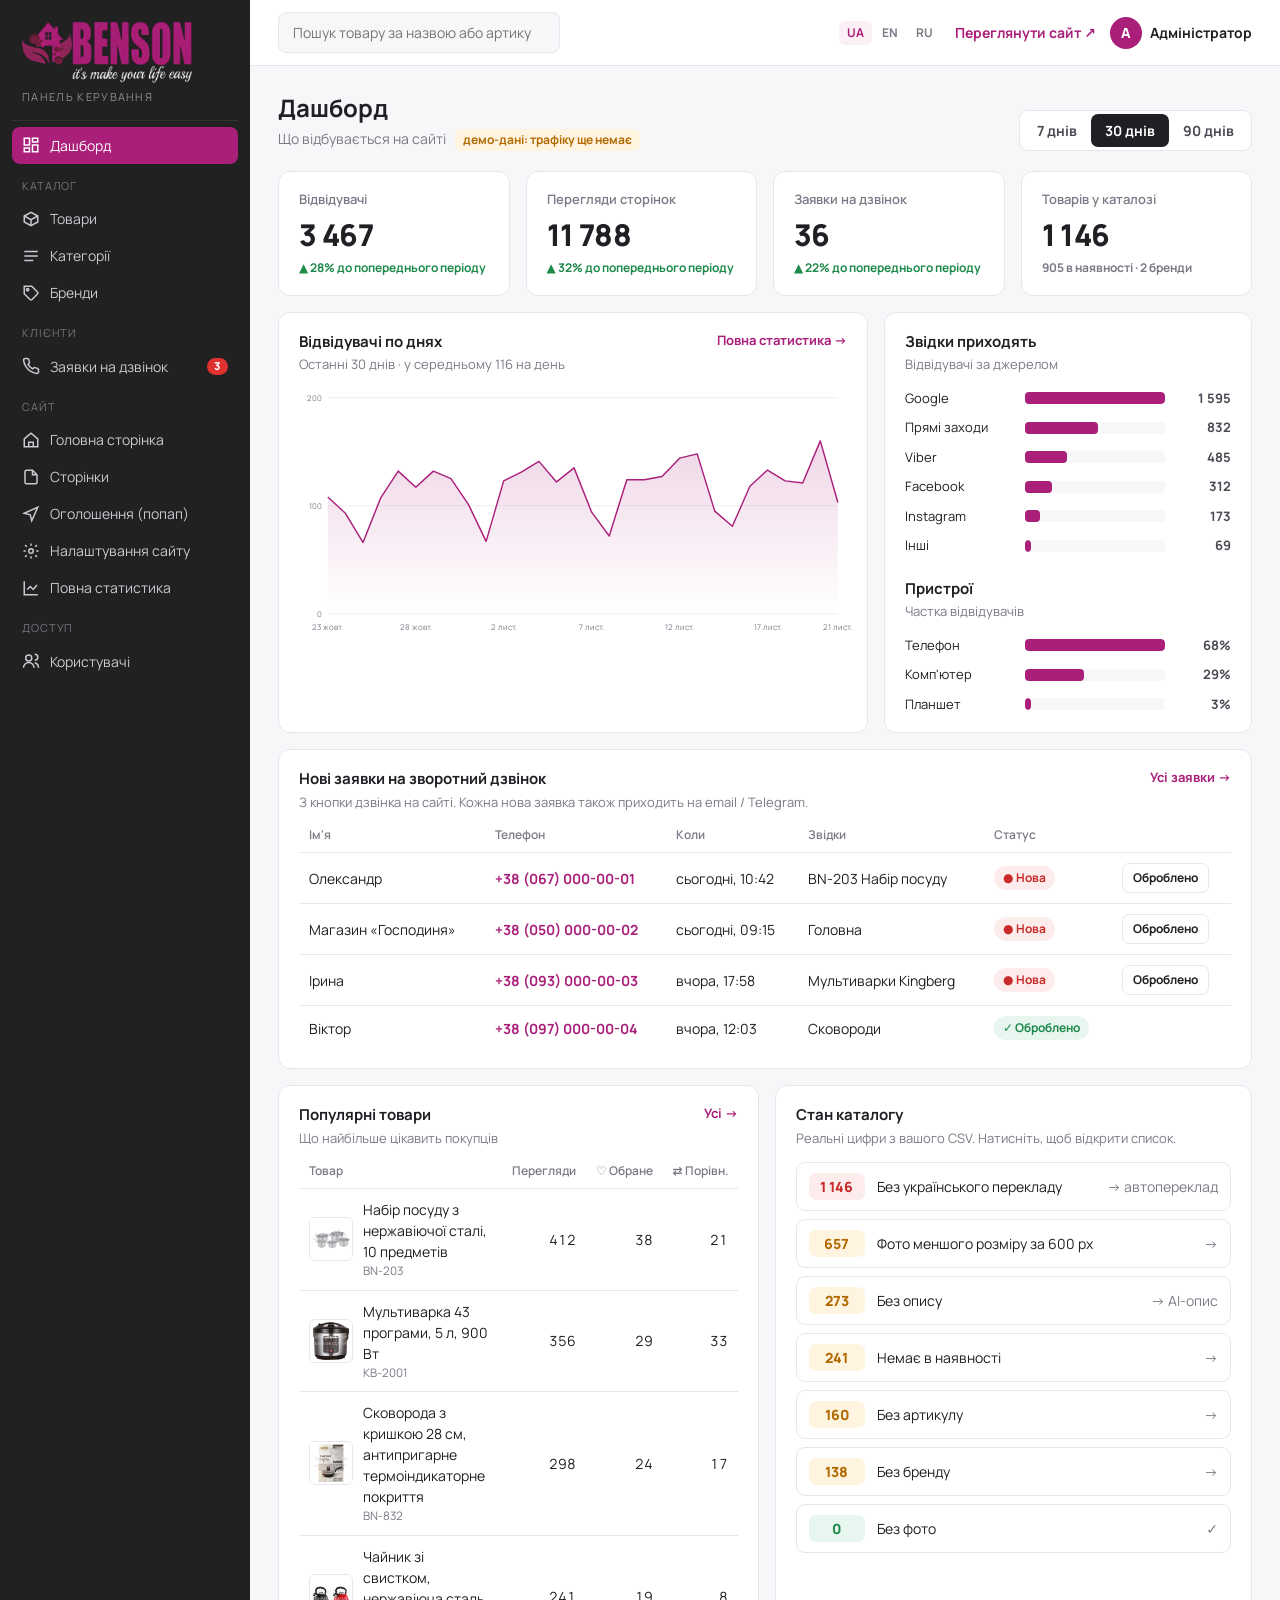
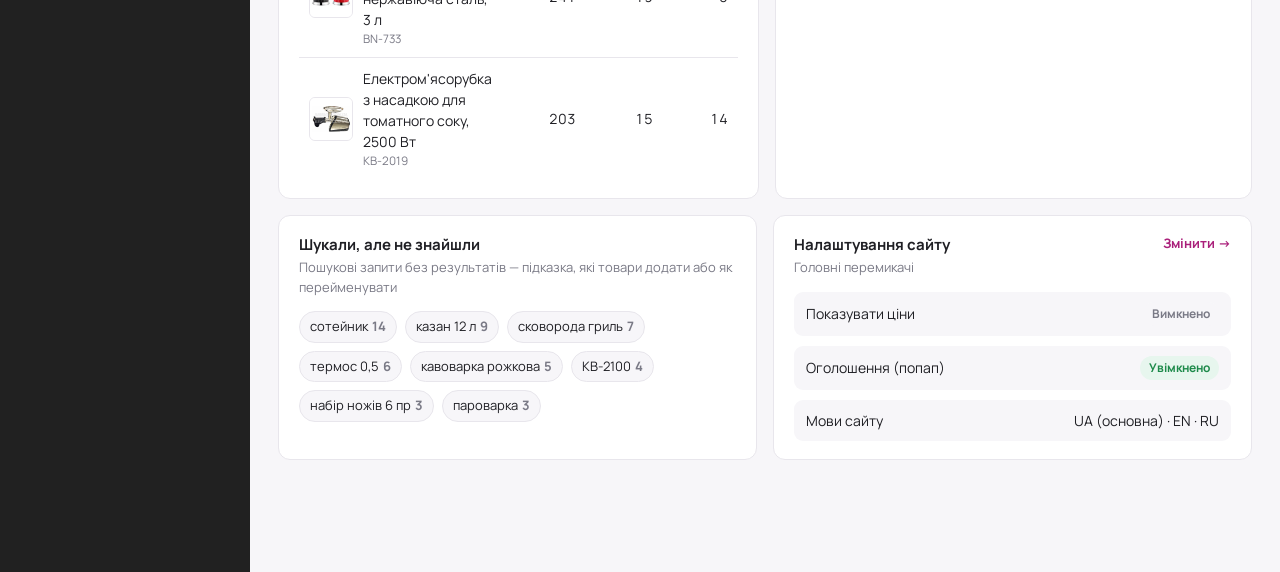
<file: admin.html>
<!doctype html>
<html lang="uk">
<head>
<meta charset="utf-8">
<meta name="robots" content="noindex">
<meta name="viewport" content="width=device-width, initial-scale=1">
<title>Benson admin</title>
<link rel="preconnect" href="https://fonts.googleapis.com">
<link href="https://fonts.googleapis.com/css2?family=Manrope:wght@400;600;700;800&display=swap" rel="stylesheet">
<link rel="stylesheet" href="admin.css?v=1795260079">
</head>
<body>

<aside>
  <a class="logo" href="#dashboard"><img src="img/benson-logo-light.png" alt="Benson"></a>
  <div class="logo-sub">Панель керування</div>
  <nav>
    <a href="#dashboard"><svg viewBox="0 0 24 24" fill="none" stroke="currentColor" stroke-width="2"><rect x="3" y="3" width="7" height="9"/><rect x="14" y="3" width="7" height="5"/><rect x="14" y="12" width="7" height="9"/><rect x="3" y="16" width="7" height="5"/></svg>Дашборд</a>
    <div class="nav-title">Каталог</div>
    <a href="#products"><svg viewBox="0 0 24 24" fill="none" stroke="currentColor" stroke-width="2"><path d="M21 8 12 3 3 8v8l9 5 9-5z"/><path d="m3 8 9 5 9-5M12 13v8"/></svg>Товари</a>
    <a href="#categories"><svg viewBox="0 0 24 24" fill="none" stroke="currentColor" stroke-width="2"><path d="M3 6h18M3 12h18M3 18h12"/></svg>Категорії</a>
    <a href="#brands"><svg viewBox="0 0 24 24" fill="none" stroke="currentColor" stroke-width="2"><path d="M20.6 13.4 13.4 20.6a2 2 0 0 1-2.8 0L3 13V3h10l7.6 7.6a2 2 0 0 1 0 2.8z"/><circle cx="7.5" cy="7.5" r="1.5"/></svg>Бренди</a>
    <div class="nav-title">Клієнти</div>
    <a href="#callbacks"><svg viewBox="0 0 24 24" fill="none" stroke="currentColor" stroke-width="2"><path d="M22 16.9v3a2 2 0 0 1-2.2 2 19.8 19.8 0 0 1-8.6-3.1 19.5 19.5 0 0 1-6-6A19.8 19.8 0 0 1 2.1 4.2 2 2 0 0 1 4.1 2h3a2 2 0 0 1 2 1.7c.1 1 .4 1.9.7 2.8a2 2 0 0 1-.5 2.1L8 9.9a16 16 0 0 0 6 6l1.3-1.3a2 2 0 0 1 2.1-.4c.9.3 1.8.6 2.8.7a2 2 0 0 1 1.7 2z"/></svg>Заявки на дзвінок <span class="count" id="nav-count"></span></a>
    <div class="nav-title">Сайт</div>
    <a href="#homepage"><svg viewBox="0 0 24 24" fill="none" stroke="currentColor" stroke-width="2"><path d="M3 10.5 12 3l9 7.5V21H3z"/><path d="M9 21v-6h6v6"/></svg>Головна сторінка</a>
    <a href="#pages"><svg viewBox="0 0 24 24" fill="none" stroke="currentColor" stroke-width="2"><path d="M14 3H6a2 2 0 0 0-2 2v14a2 2 0 0 0 2 2h12a2 2 0 0 0 2-2V9z"/><path d="M14 3v6h6"/></svg>Сторінки</a>
    <a href="#announcement"><svg viewBox="0 0 24 24" fill="none" stroke="currentColor" stroke-width="2"><path d="M3 11l18-8-8 18-2-8z"/></svg>Оголошення (попап)</a>
    <a href="#settings"><svg viewBox="0 0 24 24" fill="none" stroke="currentColor" stroke-width="2"><circle cx="12" cy="12" r="3"/><path d="M12 2v3M12 19v3M4.2 4.2l2.1 2.1M17.7 17.7l2.1 2.1M2 12h3M19 12h3M4.2 19.8l2.1-2.1M17.7 6.3l2.1-2.1"/></svg>Налаштування сайту</a>
    <a href="#stats"><svg viewBox="0 0 24 24" fill="none" stroke="currentColor" stroke-width="2"><path d="M3 3v18h18"/><path d="m7 14 4-4 4 4 5-6"/></svg>Повна статистика</a>
    <div class="nav-title">Доступ</div>
    <a href="#users"><svg viewBox="0 0 24 24" fill="none" stroke="currentColor" stroke-width="2"><circle cx="9" cy="8" r="4"/><path d="M2 21a7 7 0 0 1 14 0M17 11a4 4 0 0 0 0-8M22 21a7 7 0 0 0-5-6.7"/></svg>Користувачі</a>
  </nav>
</aside>

<main>
  <div class="top">
    <input type="search" placeholder="Пошук товару за назвою або артикулом…" id="top-search">
    <span class="spacer"></span>
    <div class="lang" title="Мова панелі"><span class="on">UA</span><span>EN</span><span>RU</span></div>
    <a class="site" href="index.html">Переглянути сайт ↗</a>
    <div class="user"><div class="avatar">А</div><span>Адміністратор</span></div>
  </div>
  <div class="content" id="view"></div>
</main>

<script src="data.js?v=1795260079"></script>
<script src="admin.js?v=1795260079"></script>
</body>
</html>
</file>
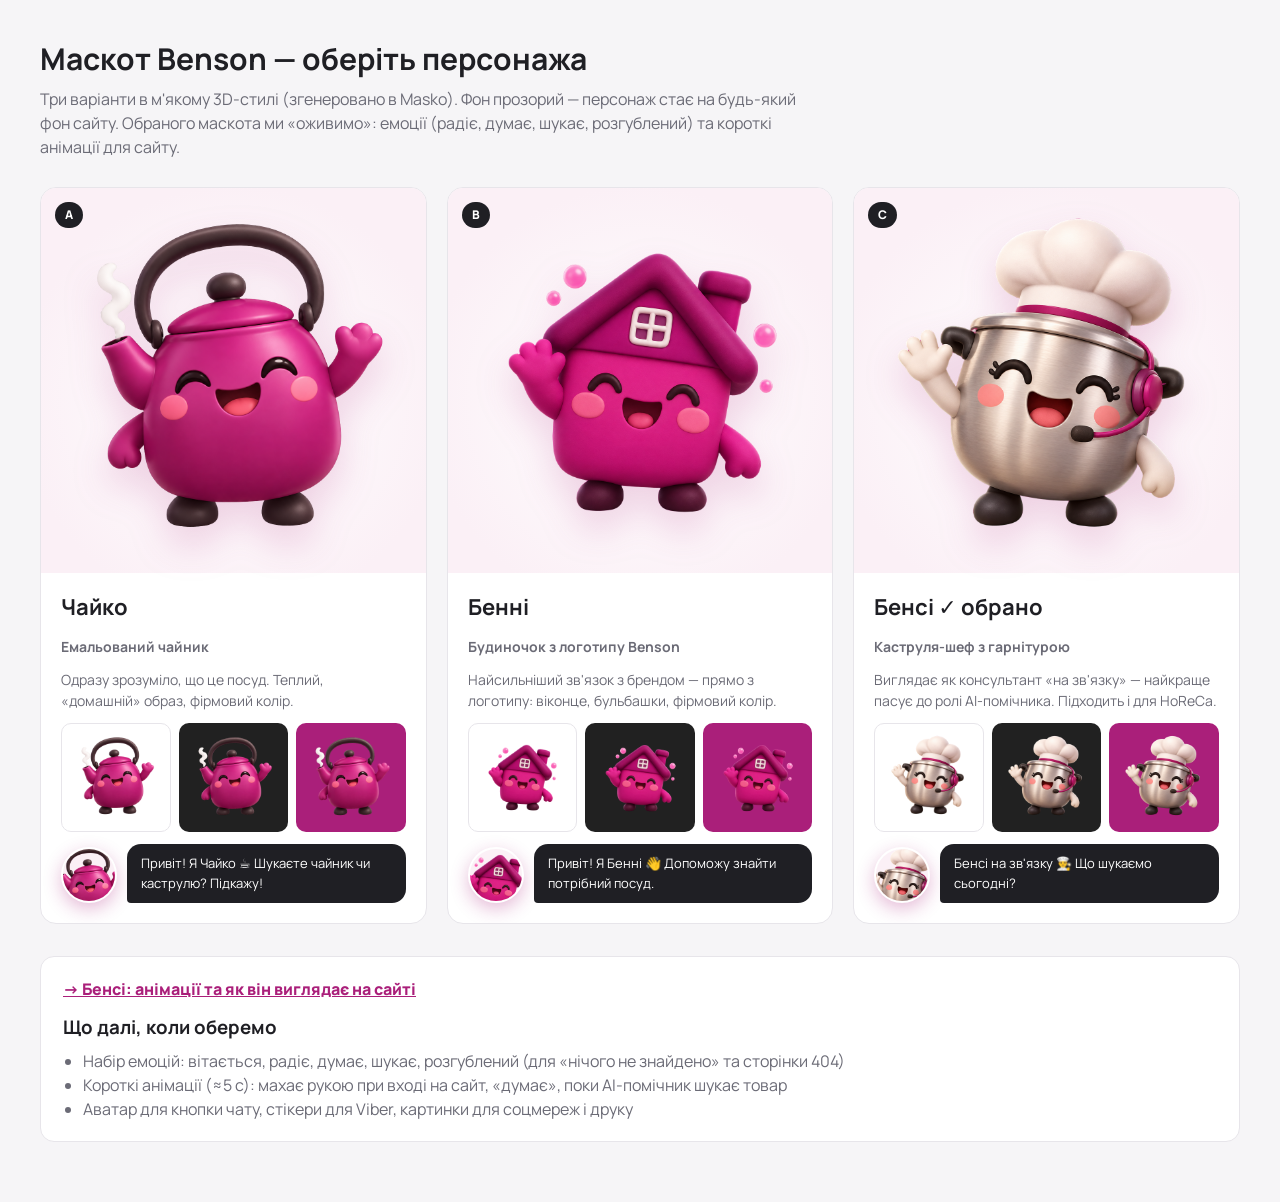
<file: mascot.html>
<!doctype html>
<html lang="uk">
<head>
<meta charset="utf-8">
<meta name="robots" content="noindex">
<meta name="viewport" content="width=device-width, initial-scale=1">
<title>Маскот Benson — оберіть персонажа</title>
<link rel="preconnect" href="https://fonts.googleapis.com">
<link href="https://fonts.googleapis.com/css2?family=Manrope:wght@400;600;700;800&display=swap" rel="stylesheet">
<style>
:root { --brand: #aa1f7a; --tint: #fbf0f6; --ink: #1f1f24; --muted: #6b6b76; --line: #e7e5ea; --bg: #f6f5f7; font-family: "Manrope", system-ui, sans-serif; color: var(--ink); }
* { box-sizing: border-box; }
body { margin: 0; background: var(--bg); line-height: 1.5; }
.wrap { max-width: 1240px; margin: 0 auto; padding: 36px 20px 60px; }
h1 { margin: 0 0 6px; font-size: 30px; }
.lead { color: var(--muted); margin: 0 0 28px; max-width: 780px; }
.grid { display: grid; grid-template-columns: repeat(3, 1fr); gap: 20px; }
.card { background: #fff; border: 1px solid var(--line); border-radius: 16px; overflow: hidden; display: flex; flex-direction: column; }
.stage { background: radial-gradient(circle at 50% 55%, #fff 0, var(--tint) 75%); aspect-ratio: 1; display: grid; place-items: center; position: relative; }
.stage img { width: 88%; animation: bob 3s ease-in-out infinite; filter: drop-shadow(0 18px 18px rgba(170,31,122,.18)); }
@keyframes bob { 50% { transform: translateY(-8px); } }
@media (prefers-reduced-motion: reduce) { .stage img { animation: none; } }
.tag { position: absolute; top: 14px; left: 14px; background: var(--ink); color: #fff; font-weight: 800; font-size: 12px; padding: 4px 10px; border-radius: 999px; }
.body { padding: 18px 20px 20px; display: flex; flex-direction: column; gap: 12px; flex: 1; }
.body h2 { margin: 0; font-size: 22px; }
.who { color: var(--brand); font-weight: 700; margin: -8px 0 0; }
.body p { margin: 0; color: var(--muted); font-size: 14px; }
.bgs { display: grid; grid-template-columns: repeat(3, 1fr); gap: 8px; }
.bgs div { aspect-ratio: 1; border-radius: 10px; display: grid; place-items: center; }
.bgs img { width: 80%; }
.bgs small { display: block; text-align: center; color: var(--muted); font-size: 11px; margin-top: 2px; }
.chat { display: flex; align-items: flex-end; gap: 10px; margin-top: auto; }
.chat .av { width: 56px; height: 56px; flex: none; border-radius: 50%; background: var(--tint); border: 2px solid #fff; box-shadow: 0 6px 18px rgba(170,31,122,.3); overflow: hidden; }
.chat .av img { width: 150%; margin: -8% 0 0 -25%; }
.bubble { background: var(--ink); color: #fff; padding: 10px 14px; border-radius: 14px 14px 14px 4px; font-size: 13px; }
.next { margin-top: 32px; background: #fff; border: 1px solid var(--line); border-radius: 14px; padding: 20px 22px; }
.next h3 { margin: 0 0 8px; }
.next ul { margin: 0; padding-left: 20px; color: var(--muted); }
@media (max-width: 980px) { .grid { grid-template-columns: 1fr; } }
</style>
</head>
<body>
<div class="wrap">
  <h1>Маскот Benson — оберіть персонажа</h1>
  <p class="lead">Три варіанти в м'якому 3D-стилі (згенеровано в Masko). Фон прозорий — персонаж стає на будь-який фон сайту. Обраного маскота ми «оживимо»: емоції (радіє, думає, шукає, розгублений) та короткі анімації для сайту.</p>

  <div class="grid">
    <div class="card">
      <div class="stage"><span class="tag">A</span><img src="img/mascot-chayko.png" alt="Чайко"></div>
      <div class="body">
        <h2>Чайко</h2><p class="who">Емальований чайник</p>
        <p>Одразу зрозуміло, що це посуд. Теплий, «домашній» образ, фірмовий колір.</p>
        <div class="bgs">
          <div style="background:#fff;border:1px solid var(--line)"><img src="img/mascot-chayko.png" alt=""></div>
          <div style="background:#212121"><img src="img/mascot-chayko.png" alt=""></div>
          <div style="background:#aa1f7a"><img src="img/mascot-chayko.png" alt=""></div>
        </div>
        <div class="chat"><div class="av"><img src="img/mascot-chayko.png" alt=""></div><div class="bubble">Привіт! Я Чайко ☕ Шукаєте чайник чи каструлю? Підкажу!</div></div>
      </div>
    </div>
    <div class="card">
      <div class="stage"><span class="tag">B</span><img src="img/mascot-benny.png" alt="Бенні"></div>
      <div class="body">
        <h2>Бенні</h2><p class="who">Будиночок з логотипу Benson</p>
        <p>Найсильніший зв'язок з брендом — прямо з логотипу: віконце, бульбашки, фірмовий колір.</p>
        <div class="bgs">
          <div style="background:#fff;border:1px solid var(--line)"><img src="img/mascot-benny.png" alt=""></div>
          <div style="background:#212121"><img src="img/mascot-benny.png" alt=""></div>
          <div style="background:#aa1f7a"><img src="img/mascot-benny.png" alt=""></div>
        </div>
        <div class="chat"><div class="av"><img src="img/mascot-benny.png" alt=""></div><div class="bubble">Привіт! Я Бенні 👋 Допоможу знайти потрібний посуд.</div></div>
      </div>
    </div>
    <div class="card">
      <div class="stage"><span class="tag">C</span><img src="img/mascot-kukharyk.png" alt="Бенсі"></div>
      <div class="body">
        <h2>Бенсі ✓ обрано</h2><p class="who">Каструля-шеф з гарнітурою</p>
        <p>Виглядає як консультант «на зв'язку» — найкраще пасує до ролі AI-помічника. Підходить і для HoReCa.</p>
        <div class="bgs">
          <div style="background:#fff;border:1px solid var(--line)"><img src="img/mascot-kukharyk.png" alt=""></div>
          <div style="background:#212121"><img src="img/mascot-kukharyk.png" alt=""></div>
          <div style="background:#aa1f7a"><img src="img/mascot-kukharyk.png" alt=""></div>
        </div>
        <div class="chat"><div class="av"><img src="img/mascot-kukharyk.png" alt=""></div><div class="bubble">Бенсі на зв'язку 👨‍🍳 Що шукаємо сьогодні?</div></div>
      </div>
    </div>
  </div>

  <div class="next">
    <p style="margin:0 0 12px"><a href="mascot-usage.html" style="color:var(--brand);font-weight:800">→ Бенсі: анімації та як він виглядає на сайті</a></p>
    <h3>Що далі, коли оберемо</h3>
    <ul>
      <li>Набір емоцій: вітається, радіє, думає, шукає, розгублений (для «нічого не знайдено» та сторінки 404)</li>
      <li>Короткі анімації (≈5 с): махає рукою при вході на сайт, «думає», поки AI-помічник шукає товар</li>
      <li>Аватар для кнопки чату, стікери для Viber, картинки для соцмереж і друку</li>
    </ul>
  </div>
</div>
</body>
</html>
</file>
<file: admin.css>
/* Benson admin prototype (django-unfold look). */
:root {
  --brand: #aa1f7a; --brand-dark: #8a1863; --brand-tint: #fbf0f6;
  --ink: #1f1f24; --ink-2: #4a4a55; --muted: #7a7a86; --line: #e8e6ec; --bg: #f7f6f9; --side: #212121;
  --good: #1d8a4a; --good-bg: #e7f6ee; --warn: #b26a00; --warn-bg: #fff4e0; --bad: #c92a2a; --bad-bg: #fdecec;
  font-family: "Manrope", system-ui, sans-serif; color: var(--ink);
}
* { box-sizing: border-box; }
body {
  margin: 0; font-size: 14px; line-height: 1.5; display: grid; grid-template-columns: 250px 1fr; min-height: 100vh;
  background: linear-gradient(to right, var(--side) 250px, var(--bg) 250px);
}
a { color: inherit; text-decoration: none; }
button, input, select, textarea { font: inherit; color: inherit; }
[hidden] { display: none !important; }

/* ---------- sidebar ---------- */
aside { background: var(--side); color: #c9c9d1; padding: 18px 12px; position: sticky; top: 0; height: 100vh; overflow: auto; }
.logo { display: block; padding: 4px 10px 6px; }
.logo img { width: 170px; display: block; }
.logo-sub { font-size: 11px; text-transform: uppercase; letter-spacing: .12em; color: #8d8d96; padding: 0 10px 14px; border-bottom: 1px solid #333; margin-bottom: 6px; }
.nav-title { font-size: 11px; text-transform: uppercase; letter-spacing: .08em; color: #75757f; padding: 14px 10px 6px; }
aside nav a { display: flex; align-items: center; gap: 10px; padding: 8px 10px; border-radius: 8px; }
aside nav a:hover { background: #2e2e33; color: #fff; }
aside nav a.on { background: var(--brand); color: #fff; }
aside nav a .count { margin-left: auto; background: #e03131; color: #fff; border-radius: 10px; font-size: 11px; font-weight: 800; padding: 0 7px; }
aside nav a .ext { margin-left: auto; opacity: .6; }
aside svg { width: 18px; height: 18px; flex: none; }

/* ---------- top bar ---------- */
main { min-width: 0; }
.top { display: flex; align-items: center; gap: 14px; padding: 12px 28px; background: #fff; border-bottom: 1px solid var(--line); position: sticky; top: 0; z-index: 5; }
.top input { flex: 1; max-width: 420px; padding: 9px 14px; border: 1px solid var(--line); border-radius: 8px; background: var(--bg); }
.top .spacer { flex: 1; }
.top .site { color: var(--brand); font-weight: 700; }
.lang { display: flex; gap: 2px; font-weight: 700; font-size: 12px; }
.lang span { padding: 3px 8px; border-radius: 6px; color: var(--muted); }
.lang span.on { background: var(--brand-tint); color: var(--brand); }
.user { display: flex; align-items: center; gap: 8px; font-weight: 700; }
.avatar { width: 32px; height: 32px; border-radius: 50%; background: var(--brand); color: #fff; display: grid; place-items: center; font-weight: 800; flex: none; }

.content { padding: 24px 28px 96px; max-width: 1400px; }
.crumbs { color: var(--muted); font-size: 13px; margin-bottom: 4px; }
.crumbs a:hover { color: var(--brand); }
.head { display: flex; align-items: flex-end; justify-content: space-between; gap: 16px; margin-bottom: 20px; flex-wrap: wrap; }
.head h1 { margin: 0; font-size: 24px; }
.head p { margin: 2px 0 0; color: var(--muted); }
.head .actions { display: flex; gap: 8px; flex-wrap: wrap; }
.demo { display: inline-block; background: var(--warn-bg); color: var(--warn); font-weight: 700; font-size: 12px; padding: 2px 8px; border-radius: 6px; margin-left: 6px; }

/* ---------- basic components ---------- */
.btn { display: inline-flex; align-items: center; gap: 6px; padding: 9px 16px; border-radius: 8px; border: 0; background: var(--brand); color: #fff; font-weight: 700; cursor: pointer; white-space: nowrap; }
.btn:hover { background: var(--brand-dark); }
.btn.ghost { background: #fff; color: var(--ink); border: 1px solid var(--line); }
.btn.ghost:hover { border-color: var(--brand); color: var(--brand); }
.btn.ai { background: linear-gradient(135deg, #7b2ff7, #aa1f7a); }
.btn.sm { padding: 5px 10px; font-size: 12px; }
.btn:disabled { opacity: .6; cursor: progress; }
.panel { background: #fff; border: 1px solid var(--line); border-radius: 12px; padding: 18px 20px; margin-bottom: 16px; }
.panel h2 { margin: 0 0 2px; font-size: 15px; }
.panel .sub { color: var(--muted); font-size: 13px; margin: 0 0 14px; }
.panel-head { display: flex; justify-content: space-between; align-items: flex-start; gap: 12px; }
.panel-head > a { color: var(--brand); font-weight: 700; font-size: 13px; white-space: nowrap; }
.seg { display: inline-flex; background: #fff; border: 1px solid var(--line); border-radius: 9px; padding: 3px; }
.seg button { border: 0; background: none; padding: 6px 14px; border-radius: 7px; font-weight: 700; color: var(--ink-2); cursor: pointer; }
.seg button.on { background: var(--ink); color: #fff; }
.pill { display: inline-flex; align-items: center; gap: 5px; font-size: 12px; font-weight: 700; padding: 3px 9px; border-radius: 999px; white-space: nowrap; }
.pill.new, .pill.bad { background: var(--bad-bg); color: var(--bad); }
.pill.done, .pill.good { background: var(--good-bg); color: var(--good); }
.pill.warn { background: var(--warn-bg); color: var(--warn); }
.pill.grey { background: var(--bg); color: var(--muted); }
.act { border: 1px solid var(--line); background: #fff; border-radius: 7px; padding: 5px 10px; cursor: pointer; font-weight: 700; font-size: 12px; }
.act:hover { border-color: var(--brand); color: var(--brand); }
.phone { font-weight: 700; color: var(--brand); }
.muted { color: var(--muted); }

/* forms */
.field { display: grid; gap: 5px; margin-bottom: 14px; }
.field label, .label { font-weight: 700; font-size: 13px; }
.field small, .hint { color: var(--muted); font-size: 12px; }
.input, .field input, .field select, .field textarea {
  width: 100%; padding: 9px 12px; border: 1px solid var(--line); border-radius: 8px; background: #fff;
}
.field textarea { resize: vertical; min-height: 80px; }
.input:focus, .field input:focus, .field select:focus, .field textarea:focus, .editor:focus { outline: none; border-color: var(--brand); box-shadow: 0 0 0 3px var(--brand-tint); }
.row2 { display: grid; grid-template-columns: 1fr 1fr; gap: 14px; }
.switch-row { display: flex; align-items: center; justify-content: space-between; gap: 16px; padding: 12px 0; border-bottom: 1px solid var(--line); }
.switch-row:last-child { border-bottom: 0; }
.switch-row b { display: block; }
.switch-row small { color: var(--muted); }
.switch { position: relative; display: inline-block; vertical-align: middle; width: 42px; height: 24px; flex: none; }
.switch input { opacity: 0; width: 100%; height: 100%; margin: 0; cursor: pointer; position: relative; z-index: 1; }
.switch span { position: absolute; inset: 0; background: #d4d2d9; border-radius: 999px; transition: .15s; }
.switch span::after { content: ""; position: absolute; top: 3px; left: 3px; width: 18px; height: 18px; border-radius: 50%; background: #fff; transition: .15s; box-shadow: 0 1px 3px rgba(0,0,0,.2); }
.switch input:checked + span { background: var(--brand); }
.switch input:checked + span::after { transform: translateX(18px); }
.switch input:focus-visible + span { outline: 2px solid var(--brand); outline-offset: 2px; }

/* language tabs */
.tabs { display: flex; gap: 4px; border-bottom: 1px solid var(--line); margin-bottom: 14px; }
.tabs button { border: 0; background: none; padding: 8px 14px; font-weight: 700; color: var(--muted); cursor: pointer; border-bottom: 2px solid transparent; margin-bottom: -1px; display: flex; gap: 6px; align-items: center; }
.tabs button.on { color: var(--brand); border-bottom-color: var(--brand); }
.tabs .dot { width: 7px; height: 7px; border-radius: 50%; background: var(--bad); }
.tabs .dot.ok { background: var(--good); }

/* rich text editor */
.toolbar { display: flex; gap: 2px; border: 1px solid var(--line); border-bottom: 0; border-radius: 8px 8px 0 0; padding: 4px; background: var(--bg); }
.toolbar button { border: 0; background: none; width: 32px; height: 30px; border-radius: 6px; cursor: pointer; font-weight: 800; }
.toolbar button:hover { background: #fff; color: var(--brand); }
.editor { border: 1px solid var(--line); border-radius: 0 0 8px 8px; padding: 12px 14px; min-height: 180px; background: #fff; }
.editor p:first-child { margin-top: 0; }

/* layouts */
.kpis { display: grid; grid-template-columns: repeat(4, 1fr); gap: 16px; margin-bottom: 16px; }
.kpis .panel { margin: 0; }
.kpi .label { color: var(--muted); font-size: 13px; font-weight: 600; }
.kpi .value { font-size: 30px; font-weight: 800; letter-spacing: -.02em; margin: 2px 0; }
.kpi .delta { font-size: 12px; font-weight: 700; }
.up { color: var(--good); } .down { color: var(--bad); }
.grid2 { display: grid; grid-template-columns: 1.6fr 1fr; gap: 16px; }
.grid2b { display: grid; grid-template-columns: 1fr 1fr; gap: 16px; }
.grid-form { display: grid; grid-template-columns: 1fr 340px; gap: 16px; align-items: start; }
.grid2 > .panel, .grid2b > .panel { margin-bottom: 16px; }

/* charts */
.chart { position: relative; }
.chart svg { width: 100%; height: auto; display: block; overflow: visible; }
.chart .grid line { stroke: var(--line); }
.chart .axis text { fill: var(--muted); font-size: 11px; }
.tip { position: absolute; pointer-events: none; background: var(--ink); color: #fff; padding: 7px 10px; border-radius: 8px; font-size: 12px; white-space: nowrap; transform: translate(-50%, -115%); opacity: 0; transition: opacity .1s; }
.tip b { display: block; font-size: 14px; }
.bars { display: grid; gap: 10px; }
.bar-row { display: grid; grid-template-columns: 110px 1fr 56px; align-items: center; gap: 10px; font-size: 13px; }
.bar-row .track { height: 12px; background: var(--bg); border-radius: 4px; overflow: hidden; }
.bar-row .fill { height: 100%; background: var(--brand); border-radius: 0 4px 4px 0; }
.bar-row .v { text-align: right; font-weight: 700; color: var(--ink-2); }
.bar-row:hover .fill { background: var(--brand-dark); }

/* tables */
table { width: 100%; border-collapse: collapse; }
th { text-align: left; font-size: 12px; color: var(--muted); font-weight: 600; padding: 0 10px 8px; border-bottom: 1px solid var(--line); white-space: nowrap; }
td { padding: 10px; border-bottom: 1px solid var(--line); vertical-align: middle; }
tr:last-child td { border-bottom: 0; }
td.num, th.num { text-align: right; font-variant-numeric: tabular-nums; }
tbody tr.click { cursor: pointer; }
tbody tr.click:hover td { background: var(--brand-tint); }
.prod { display: flex; align-items: center; gap: 10px; }
.prod img { width: 44px; height: 44px; border-radius: 6px; border: 1px solid var(--line); object-fit: contain; background: #fff; flex: none; }
.prod small { display: block; color: var(--muted); }
.filters { display: flex; gap: 10px; flex-wrap: wrap; margin-bottom: 14px; }
.filters .input { width: auto; }
.filters .input[type=search] { flex: 1; min-width: 220px; }
.bulk { display: flex; align-items: center; gap: 10px; padding: 10px 12px; background: var(--brand-tint); border-radius: 9px; margin-bottom: 12px; flex-wrap: wrap; }
.bulk b { color: var(--brand); margin-right: 6px; }
.pager { display: flex; align-items: center; justify-content: space-between; padding-top: 14px; color: var(--muted); }
.pager div { display: flex; gap: 4px; }
.pager span { min-width: 32px; height: 32px; display: grid; place-items: center; border-radius: 7px; border: 1px solid var(--line); background: #fff; font-weight: 700; color: var(--ink-2); }
.pager span.on { background: var(--ink); color: #fff; border-color: var(--ink); }
input[type=checkbox] { accent-color: var(--brand); width: 16px; height: 16px; }

/* product edit */
.photos { display: grid; grid-template-columns: repeat(auto-fill, minmax(110px, 1fr)); gap: 10px; }
.photos .ph { position: relative; aspect-ratio: 1; border: 1px solid var(--line); border-radius: 9px; overflow: hidden; background: #fff; cursor: grab; }
.photos .ph img { width: 100%; height: 100%; object-fit: contain; }
.photos .ph.main::after { content: "Головне"; position: absolute; left: 6px; top: 6px; background: var(--brand); color: #fff; font-size: 10px; font-weight: 800; padding: 2px 6px; border-radius: 4px; }
.photos .upload { border: 2px dashed var(--line); border-radius: 9px; aspect-ratio: 1; display: grid; place-items: center; text-align: center; color: var(--muted); font-size: 12px; padding: 8px; cursor: pointer; }
.photos .upload:hover { border-color: var(--brand); color: var(--brand); }
.spec-row { display: grid; grid-template-columns: 1fr 1.4fr 32px; gap: 8px; margin-bottom: 8px; }
.x { border: 0; background: none; font-size: 20px; color: var(--muted); cursor: pointer; }
.x:hover { color: var(--bad); }
.chips { display: flex; flex-wrap: wrap; gap: 8px; }
.chips span { background: var(--bg); border: 1px solid var(--line); padding: 5px 10px; border-radius: 999px; font-size: 13px; }
.chips b { color: var(--muted); font-weight: 700; margin-left: 4px; }
.savebar {
  position: fixed; left: 250px; right: 0; bottom: 0; z-index: 6; display: flex; gap: 10px; justify-content: flex-end; align-items: center;
  padding: 12px 28px; background: rgba(255,255,255,.95); backdrop-filter: blur(8px); border-top: 1px solid var(--line);
}
.savebar .muted { margin-right: auto; }

/* lists */
.health { display: grid; gap: 8px; }
.health a { display: flex; align-items: center; gap: 12px; padding: 10px 12px; border-radius: 9px; border: 1px solid var(--line); }
.health a:hover { border-color: var(--brand); }
.health .n { min-width: 56px; text-align: center; font-weight: 800; padding: 3px 8px; border-radius: 7px; }
.health .n.warn { background: var(--warn-bg); color: var(--warn); }
.health .n.bad { background: var(--bad-bg); color: var(--bad); }
.health .n.ok { background: var(--good-bg); color: var(--good); }
.health span:last-child { margin-left: auto; color: var(--muted); }
.status { display: grid; gap: 10px; }
.status div { display: flex; justify-content: space-between; align-items: center; padding: 10px 12px; background: var(--bg); border-radius: 9px; }
.tree .cat { display: flex; align-items: center; gap: 12px; padding: 10px 12px; border-bottom: 1px solid var(--line); }
.tree .cat.child { padding-left: 44px; }
.tree .handle { color: #b9b7c0; cursor: grab; letter-spacing: -2px; }
.tree .cat .name { flex: 1; font-weight: 600; }
.home-sec { cursor: grab; background: #fff; }
.home-sec select { width: 200px; }
.home-sec .pos { width: 26px; height: 26px; border-radius: 50%; background: var(--brand-tint); color: var(--brand); font-weight: 800; font-size: 12px; display: grid; place-items: center; flex: none; }
.home-sec.dragging { opacity: .5; background: var(--brand-tint); }
.brand-cards { display: grid; grid-template-columns: 1fr 1fr; gap: 16px; }
.brand-card .logo-box { height: 130px; border-radius: 10px; display: grid; place-items: center; margin-bottom: 14px; border: 1px solid var(--line); }
.brand-card .logo-box img { max-height: 90px; max-width: 80%; }
.brand-card .logo-box.dark { background: #212121; border-color: #212121; }

/* announcement preview (same look as the site popup) */
.preview-wrap { background: rgba(20,20,24,.55); border-radius: 12px; padding: 28px; display: grid; place-items: center; }
.ann { background: #fff; border-radius: 14px; overflow: hidden; width: 100%; max-width: 420px; box-shadow: 0 24px 60px rgba(0,0,0,.3); }
.ann-head { background: var(--brand); color: #fff; padding: 16px 20px; }
.ann-head.yellow { background: #ffd43b; color: var(--ink); }
.ann-head h3 { margin: 0; font-size: 17px; }
.ann-body { padding: 16px 20px; font-size: 14px; }
.ann-body .btn { width: 100%; justify-content: center; margin-top: 12px; }

.toast { position: fixed; left: 50%; bottom: 24px; transform: translateX(-50%); z-index: 50; background: var(--ink); color: #fff; padding: 10px 18px; border-radius: 999px; font-weight: 700; box-shadow: 0 10px 30px rgba(0,0,0,.25); animation: toast 2.2s ease forwards; }
@keyframes toast { 0% { opacity: 0; translate: 0 10px; } 10%, 85% { opacity: 1; translate: 0 0; } 100% { opacity: 0; } }

@media (max-width: 1100px) {
  .kpis { grid-template-columns: repeat(2, 1fr); }
  .grid2, .grid2b, .grid-form, .brand-cards { grid-template-columns: 1fr; }
}
@media (max-width: 760px) {
  body { grid-template-columns: 1fr; background: var(--bg); }
  aside { position: static; height: auto; }
  aside nav { display: flex; overflow-x: auto; gap: 4px; }
  aside nav a { white-space: nowrap; }
  .nav-title, .logo-sub { display: none; }
  .top input, .lang, .user span { display: none; }
  .content { padding: 18px 14px 96px; }
  .savebar { left: 0; padding: 10px 14px; }
  .row2 { grid-template-columns: 1fr; }
}
</file>
